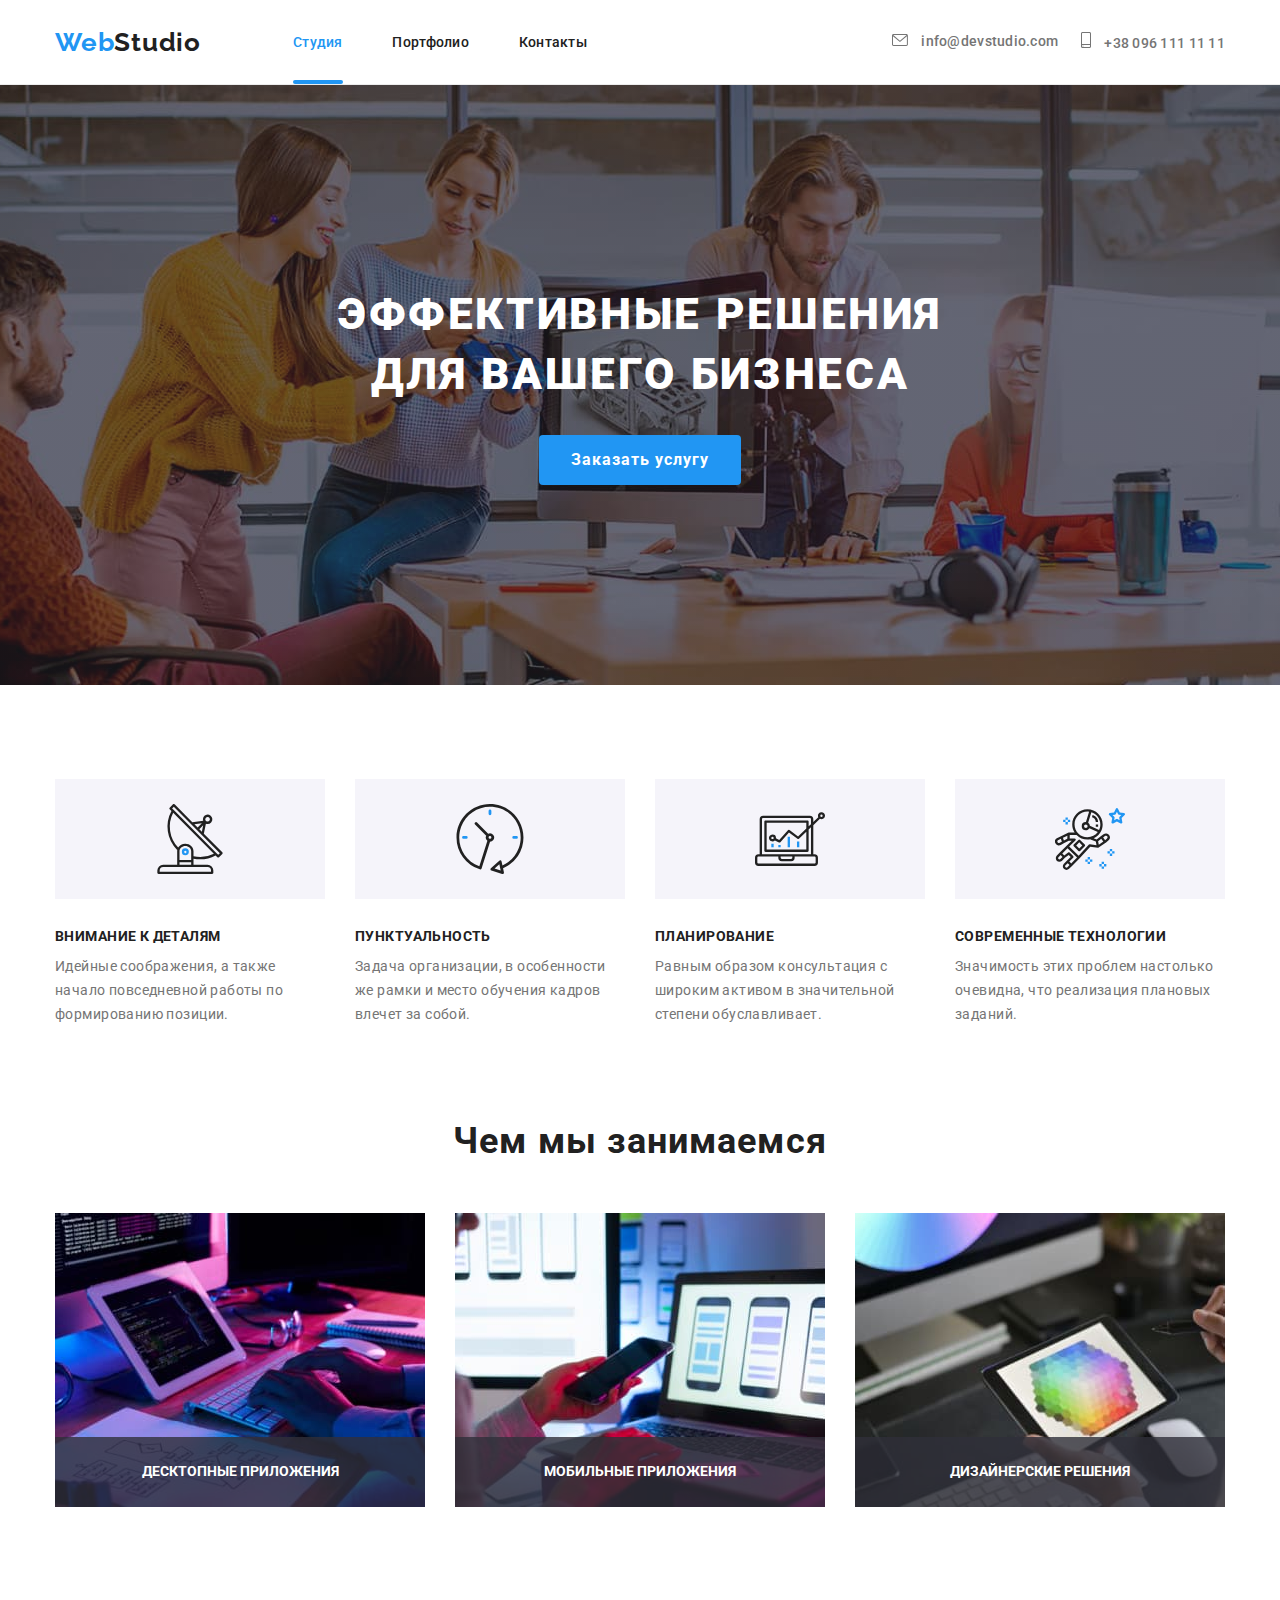
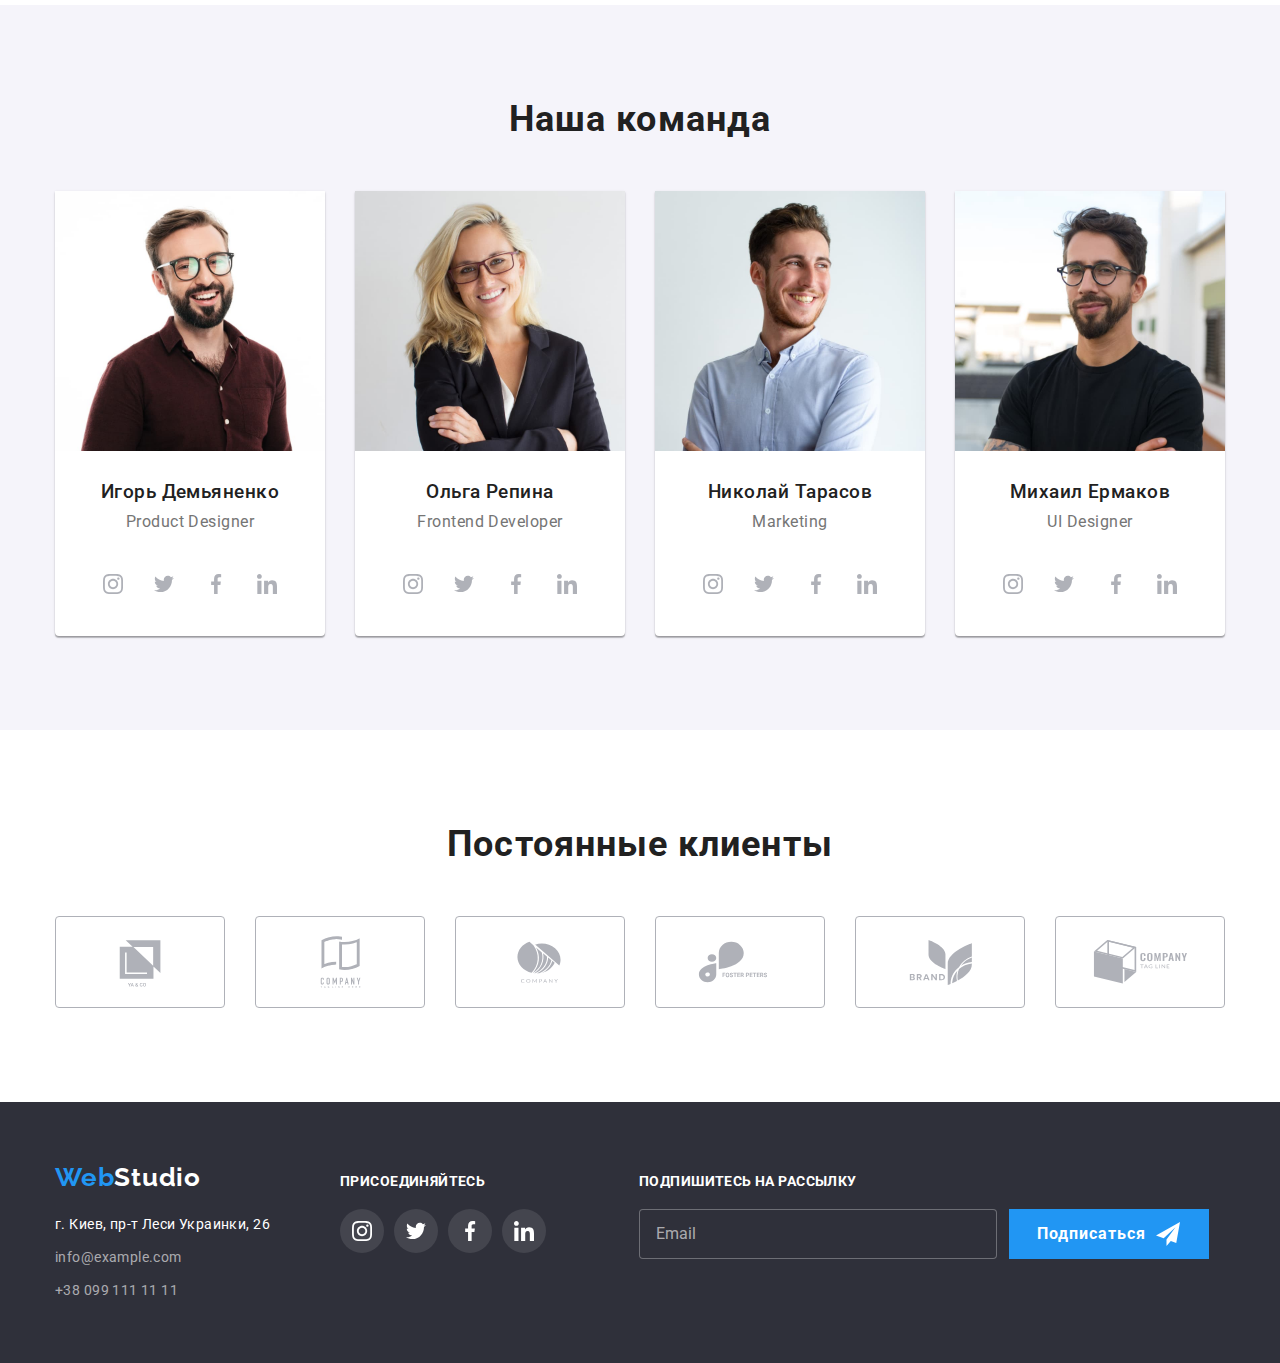
<file: index.html>
<!DOCTYPE html>
<html lang="ru">
<head>
    <meta charset="UTF-8">
    <meta http-equiv="X-UA-Compatible" content="IE=edge">
    <meta name="viewport" content="width=device-width, initial-scale=1.0">
    <title>GitHub/goit-markup-hw-05</title>   
    <link rel="stylesheet" href="https://cdnjs.cloudflare.com/ajax/libs/modern-normalize/1.0.0/modern-normalize.min.css"> 
    <link rel="stylesheet" href="https://fonts.googleapis.com/css2?family=Raleway:wght@700&family=Roboto:wght@400;500;700;900&display=swap">
    <link rel="stylesheet" href="./css/styles.css">

</head>
<body>
    <header class="header">
        <div class="conteiner nav">
            <a class="logo" href="#"><span class="accent-logo">Web</span>Studio</a>
            <nav>
                <ul class="site-nav list">
                    <li>
                        <a class="active" href="#">Студия</a>
                    </li>
                    <li>
                        <a href="./portfolio.html">Портфолио</a>
                    </li>
                    <li>
                        <a href="#">Контакты</a>
                    </li>
                </ul>
            </nav>
        
            <ul class="contacts list">
                <li>
                    <a class="mail" href="mailto:info@devstudio.com">
                        <svg class="icon-envelope" width="16px" height="12px">
                            <use href="./images/icons.svg#envelope"></use>
                        </svg> info@devstudio.com</a>
                </li>
                <li>
                    <a class="phone" href="tel:+380961111111">
                        <svg class="ivon-tel" width="10px" height="16px">
                            <use href="./images/icons.svg#smartphone"></use>
                        </svg> +38 096 111 11 11</a>
                </li>
            </ul>
        </div>
    </header>

    <main>
            <section class="hero overlay">
                <div class="conteiner">
                    <h1>Эффективные решения<br> для вашего бизнеса</h1>
                    <button class="open-modal" type="button" data-modal-open>Заказать услугу</button>
                    <div class="backdrop is-hidden" data-modal>
                        <div class="modal">
                        <button type="button" class="modal-button" data-modal-close>
                            <svg class="modal-close">
                                <use href="./images/icons.svg#close-modal"></use>
                            </svg>
                        </button>
                        <div class="form-section">
                        <p class="form-title">Оставьте свои данные, мы вам перезвоним</p>
                        <form class="form-list">
                        <div class="form-field">
                            <label for="name" class="form-label">Имя</label>
                            <div class="input-block">
                                <input type="text" class="form-input" name="name" id="name">
                                <svg class="form-svg">
                                    <use href="./images/icons.svg#person-black-form"></use>
                                </svg>
                            </div>
                        </div>
                        <div class="form-field" >
                            <label for="tel" class="form-label">Телефон</label>
                            <div class="input-block">
                                <input type="tel" class="form-input" name="tel" id="tel">
                                <svg class="form-svg">
                                    <use href="./images/icons.svg#phone-black-form"></use>
                                </svg>
                            </div>
                        </div>
                        <div class="form-field">
                            <label for="mail-form" class="form-label">Почта</label>
                            <div class="input-block">
                                <input type="email" class="form-input" name="mail" id="mail-form">
                                <svg class="form-svg">
                                    <use href="./images/icons.svg#email-black-form"></use>
                                </svg>
                            </div>
                        </div>
                        <div class="form-field">
                            <label for="comment" class="form-label">Комментарий</label>
                            <textarea id="comment" class="textarea" placeholder="Введите текст"></textarea>
                        </div>
                        <div class="form-policy">
                            <label>
                                <input type="checkbox" class="checkbox" name="policy">
                                <span class="checkbox-icon"></span>
                                <span class="icon-checkbox">Соглашаюсь с рассылкой и принимаю <a href="#" class="policy-link"> Условия договора</a></span>
                            </label>
                        </div>
                            <button type="submit" class="form-button">Отправить</button>
                        </form>
                        </div>
                    </div>
                    </div>
                </div>
            </section>

            <section class="features-section">
                <!--<h2>Особенности</h2>-->
                <ul class="features-list list conteiner">
                    <li class="features-item icon-antenna">
                        <h3 class="featured-subtitle">Внимание к деталям</h3>
                        <p>Идейные соображения, а также начало повседневной работы по формированию позиции.</p>
                    </li>
                    <li class="features-item icon-clock">
                        <h3 class="featured-subtitle">Пунктуальность</h3>
                        <p>Задача организации, в особенности же рамки и место обучения кадров влечет за собой.</p>
                    </li>
                    <li class="features-item icon-diagram">
                        <h3 class="featured-subtitle">Планирование</h3>
                        <p>Равным образом консультация с широким активом в значительной степени обуславливает.</p>
                    </li>
                    <li class="features-item icon-astronaut">
                        <h3 class="featured-subtitle">Современные технологии</h3>
                        <p>Значимость этих проблем настолько очевидна, что реализация плановых заданий.</p>
                    </li>
                </ul>
            </section>

            <section class="works-conteiner">
                    <h2 class="section-header">Чем мы занимаемся</h2>
                    <ul class="list images-list">
                        <li>
                            <div class="description-block">
                                <img src="./images/work.jpg" alt="наша-работа-1" width="370">
                                <p class="work-description">Десктопные приложения</p>
                            </div>
                        </li>
                        <li>
                            <div class="description-block">
                                <img src="./images/work2.jpg" alt="наша-работа-2" width="370">
                                <p class="work-description" >Мобильные приложения</p>
                            </div>
                        </li>
                        <li>                            
                            <div class="description-block"> 
                                <img src="./images/work3.jpg" alt="наша-работа-3" width="370">
                                <p class="work-description">Дизайнерские решения</p>
                            </div>
                        </li>
                    </ul>
            </section>

            <section class="our-team">
                <div class="conteiner">
                <h2 class="section-header">Наша команда</h2>
                <ul class="team list" >
                    <li class="team-list">
                        <img class="team-cards" src="./images/igor.jpg" alt="фото дизайнера" width="270">
                        <h3>Игорь Демьяненко</h3>
                        <p>Product Designer</p>
                        <ul class="list team-icons-list">
                            <li>
                                <a href="#" class="team-icons-link"> 
                                    <svg class="team-svg">
                                        <use href="./images/icons.svg#instagram"></use>
                                    </svg>
                                </a>
                            </li>
                            <li>
                                <a href="#" class="team-icons-link">
                                    <svg class="team-svg">
                                        <use href="./images/icons.svg#twitter"></use>
                                    </svg>
                                </a>
                            </li>
                            <li>
                                <a href="#" class="team-icons-link">
                                    <svg class="team-svg">
                                        <use href="./images/icons.svg#facebook"></use>
                                    </svg>
                                </a>
                            </li>
                            <li>
                                <a href="#" class="team-icons-link">
                                    <svg class="team-svg">
                                        <use href="./images/icons.svg#linkedin"></use>
                                    </svg>
                                </a>
                            </li>
                        </ul>
                    </li>
                    <li class="team-list">
                        <img class="team-cards" src="./images/olga.jpg" alt="форо разработчика" width="270">
                        <h3>Ольга Репина</h3>
                        <p>Frontend Developer</p>
                        <ul class="list team-icons-list">
                            <li>
                                <a href="#" class="team-icons-link">
                                    <svg class="team-svg">
                                        <use href="./images/icons.svg#instagram"></use>
                                    </svg>
                                </a>
                            </li>
                            <li>
                                <a href="#" class="team-icons-link">
                                    <svg class="team-svg">
                                        <use href="./images/icons.svg#twitter"></use>
                                    </svg>
                                </a>
                            </li>
                            <li>
                                <a href="#" class="team-icons-link">
                                    <svg class="team-svg">
                                        <use href="./images/icons.svg#facebook"></use>
                                    </svg>
                                </a>
                            </li>
                            <li>
                                <a href="#" class="team-icons-link">
                                    <svg class="team-svg">
                                        <use href="./images/icons.svg#linkedin"></use>
                                    </svg>
                                </a>
                            </li>
                        </ul>
                    </li>
                    <li class="team-list">
                        <img class="team-cards" src="./images/nikolay.jpg" alt="фото маркетинг менеджера" width="270">
                        <h3>Николай Тарасов</h3>
                        <p>Marketing</p>
                        <ul class="list team-icons-list">
                            <li>
                                <a href="#" class="team-icons-link">
                                    <svg class="team-svg">
                                        <use href="./images/icons.svg#instagram"></use>
                                    </svg>
                                </a>
                            </li>
                            <li>
                                <a href="#" class="team-icons-link">
                                    <svg class="team-svg">
                                        <use href="./images/icons.svg#twitter"></use>
                                    </svg>
                                </a>
                            </li>
                            <li>
                                <a href="#" class="team-icons-link">
                                    <svg class="team-svg">
                                        <use href="./images/icons.svg#facebook"></use>
                                    </svg>
                                </a>
                            </li>
                            <li>
                                <a href="#" class="team-icons-link">
                                    <svg class="team-svg">
                                        <use href="./images/icons.svg#linkedin"></use>
                                    </svg>
                                </a>
                            </li>
                        </ul>
                    </li>
                    <li class="team-list">
                        <img class="team-cards" src="./images/mikhail.jpg" alt="фото UI дизайнера" width="270">
                        <h3>Михаил Ермаков</h3>
                        <p>UI Designer</p>
                        <ul class="list team-icons-list">
                            <li>
                                <a href="#" class="team-icons-link">
                                    <svg class="team-svg">
                                        <use href="./images/icons.svg#instagram"></use>
                                    </svg>
                                </a>
                            </li>
                            <li>
                                <a href="#" class="team-icons-link">
                                    <svg class="team-svg">
                                        <use href="./images/icons.svg#twitter"></use>
                                    </svg>
                                </a>
                            </li>
                            <li>
                                <a href="#" class="team-icons-link">
                                    <svg class="team-svg">
                                        <use href="./images/icons.svg#facebook"></use>
                                    </svg>
                                </a>
                            </li>
                            <li>
                                <a href="#" class="team-icons-link">
                                    <svg class="team-svg">
                                        <use href="./images/icons.svg#linkedin"></use>
                                    </svg>
                                </a>
                            </li>
                        </ul>
                    </li>
                </ul>
            </div>
            </section>

            <section>
                <div class="conteiner clients"> 
                <h2 class="section-header">Постоянные клиенты</h2>
                <ul class="list companies">
                    <li><a href="#"  class="company-icons">
                        <svg width="106" height="60">
                            <use href="./images/icons.svg#logo-client1"></use>
                        </svg>
                    </a></li>
                    <li><a href="#"  class="company-icons">
                        <svg width="106" height="60">
                            <use href="./images/icons.svg#logo-client2"></use>
                        </svg>
                    </a></li>
                    <li><a href="#" class="company-icons">
                        <svg width="106" height="60">
                            <use href="./images/icons.svg#logo-client3"></use>
                        </svg>
                    </a></li>
                    <li><a href="#" class="company-icons">
                        <svg width="106" height="60">
                            <use href="./images/icons.svg#logo-client4"></use>
                        </svg>
                    </a></li>
                    <li><a href="#" class="company-icons">
                        <svg width="106" height="60">
                            <use href="./images/icons.svg#logo-client5"></use>
                        </svg>
                    </a></li>
                    <li><a href="#" class="company-icons">
                        <svg width="106" height="60">
                            <use href="./images/icons.svg#logo-client6"></use>
                        </svg>
                    </a></li>
                </ul>
                </div>
            </section>

     </main>

    <footer class="footer">
    <div class="conteiner footer-section">
        <div class="first-column"><a class="footer-logo" href="#"><span class="accent-logo">Web</span>Studio</a>
            <address>
                <ul class="footer-contacts list">
                    <li>
                        <p class="local-ad">г. Киев, пр-т Леси Украинки, 26</p>
                    </li>
                    <li>
                        <a class="address-link" href="mailto:info@example.com">info@example.com</a>
                    </li>
                    <li>
                        <a class="address-link" href="tel:+380991111111">+38 099 111 11 11</a>
                    </li>
                </ul>
            </address>
        </div>
            <section class="welcome">
                <h3 class="welcome-title">присоединяйтесь</h3>
                <ul class="list footer-icons">
                    <li>
                        <a href="#" class="footer-icon-link">
                        <svg class="icon-footer">
                            <use href="./images/icons.svg#footer-instagramm"></use>
                        </svg>
                        </a>
                    </li>
                    <li>
                        <a href="#" class="footer-icon-link">
                            <svg class="icon-footer">
                                <use href="./images/icons.svg#footer-twitter"></use>
                            </svg>
                        </a>
                    </li>
                    <li>
                        <a href="#" class="footer-icon-link">
                            <svg class="icon-footer">
                                <use href="./images/icons.svg#footer-facebook"></use>
                            </svg>
                        </a>
                    </li>
                    <li>
                        <a href="#" class="footer-icon-link">
                            <svg class="icon-footer">
                                <use href="./images/icons.svg#footer-linkedin"></use>
                            </svg>
                        </a>
                    </li>
                </ul>
            </section>
        <div class="subscribe">
            <h3 class="welcome-title">Подпишитесь на рассылку</h3>
            <form class="footer-form">
                <input type="email" class="footer-input" name="mail" id="mail" placeholder="Email">
                <label class="footer-label" for="mail"></label>
                    <button class="subscribe-button" type="submit">Подписаться
                        <svg>
                            <use href="./images/icons.svg#icon-send"></use>
                        </svg>
                    </button>
            </form>
        </div>
    </div>
    </footer>
    <script src="./js/modal.js"></script>
</body>
</html>
</file>
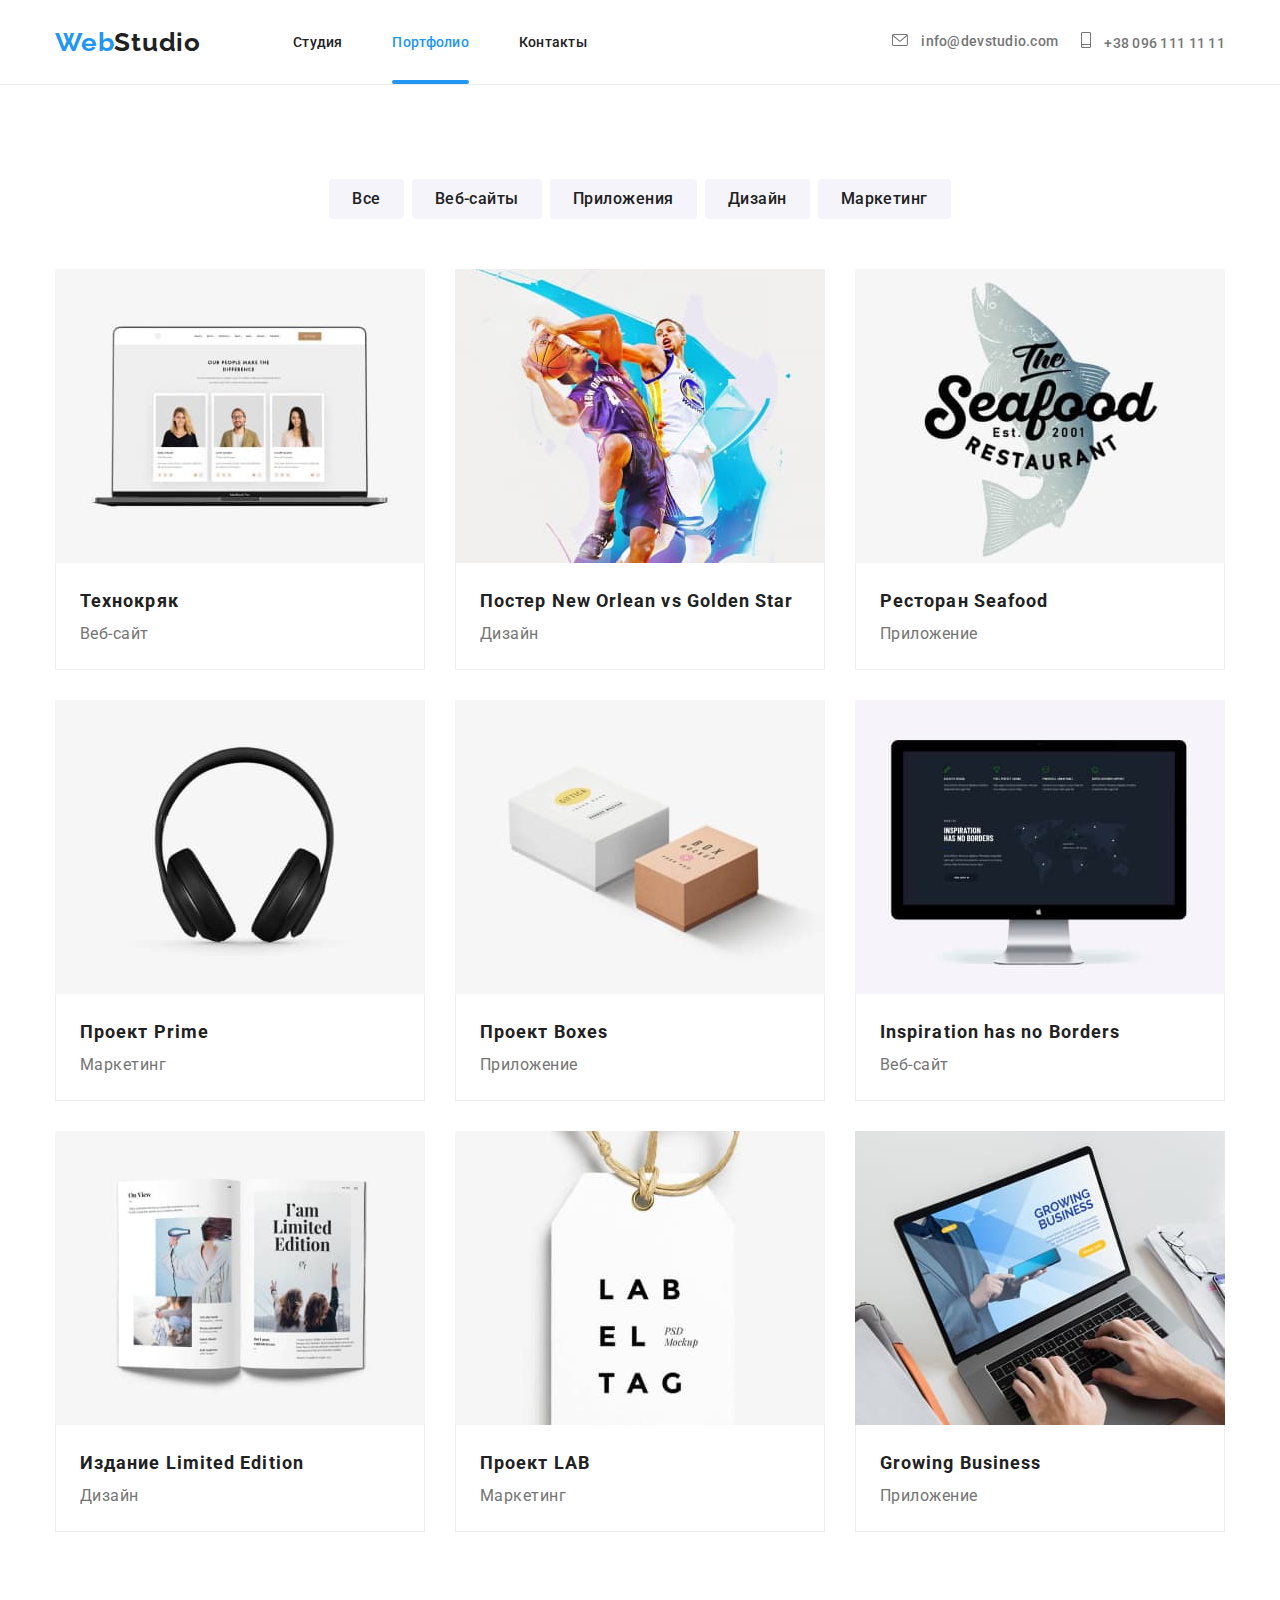
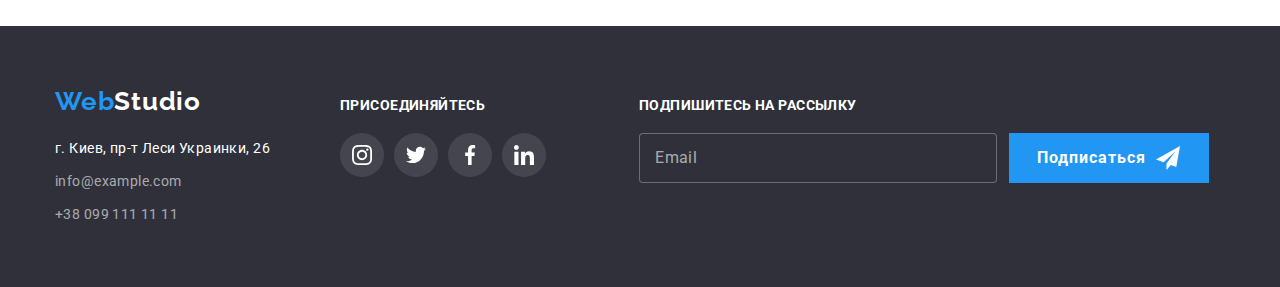
<file: portfolio.html>
<!DOCTYPE html>
<html lang="ru">

<head>
    <meta charset="UTF-8">
    <meta http-equiv="X-UA-Compatible" content="IE=edge">
    <meta name="viewport" content="width=device-width, initial-scale=1.0">
    <title>goit-markup-hw-02</title>
    <link rel="stylesheet" href="https://cdnjs.cloudflare.com/ajax/libs/modern-normalize/1.0.0/modern-normalize.min.css">
    <link rel="stylesheet" href="https://fonts.googleapis.com/css2?family=Raleway:wght@700&family=Roboto:wght@400;500;700;900&display=swap">
    <link rel="stylesheet" href="./css/styles.css">
</head>

<body>
    <header class="header">
        <div class="conteiner nav">
            <a class="logo" href="#"><span class="accent-logo">Web</span>Studio</a>
            <nav>
                <ul class="site-nav list">
                    <li>
                        <a href="./index.html">Студия</a>
                    </li>
                    <li>
                        <a class="active" href="#">Портфолио</a>
                    </li>
                    <li>
                        <a href="#">Контакты</a>
                    </li>
                </ul>
            </nav>
            
        <ul class="contacts list">
            <li>
                <a class="mail" href="mailto:info@devstudio.com">
                    <svg class="icon-envelope" width="16px" height="12px">
                        <use href="./images/icons.svg#envelope"></use>
                    </svg> info@devstudio.com</a>
            </li>
            <li>
                <a class="phone" href="tel:+380961111111">
                    <svg class="ivon-tel" width="10px" height="16px">
                        <use href="./images/icons.svg#smartphone"></use>
                    </svg> +38 096 111 11 11</a>
            </li>
        </ul>
        </div>
    </header>

    <main>
<!-- <h1>Portfolio</h1> -->
        <section class="filter-section">
        <div class="conteiner">
            <h2 class="hidden">Список фильтров </h2>
            <ul class="list button-item">
                <li>
                    <button class="button"  type="button">Все</button>
                </li>
                <li>
                    <button class="button" type="button">Веб-сайты</button>
                </li>
                <li>
                    <button class="button" type="button">Приложения</button>
                </li>
                <li>
                    <button class="button" type="button">Дизайн</button>
                </li>
                <li>
                    <button class="button"  type="button">Маркетинг</button>
                </li>
            </ul>
        </div>
        </section>

        <section class="cards-section">
            <div class="conteiner">
            <!--<h2>Список карточек</h2>-->
            <ul class="cards list ">
                <li class="cards-item ">
                <div class="project-content">
                    <img src="./images/tehnokriack.jpg" alt="технокряк" width="370">
                    <div class="project-hover">
                        <p>Технокряк это современная площадка распространения коронавируса. Компании используют эту платформу для цифрового
                    шпионажа и атак на защищённые сервера конкурентов.</p>
                    </div>
                </div>
                    <div class="cards-bottom">
                        <h3 class="title">Технокряк</h3>
                        <p>Веб-сайт</p>
                    </div>
                </li>
                <li class="cards-item">
                    <div class="project-content">
                        <img src="./images/posterneworlean.jpg" alt="постер New Orlean" width="370">
                        <div class="project-hover">
                            <p>Технокряк это современная площадка распространения коронавируса. Компании используют эту платформу для
                                цифрового
                                шпионажа и атак на защищённые сервера конкурентов.</p>
                        </div>
                    </div>
                    <div class="cards-bottom">
                        <h3 class="title">Постер New Orlean vs Golden Star</h3>
                        <p>Дизайн</p>
                    </div>
                </li>
                <li class="cards-item">
                    <div class="project-content">
                        <img src="./images/seafood.jpg" alt="ресторан Seafood" width="370">
                        <div class="project-hover">
                            <p>Технокряк это современная площадка распространения коронавируса. Компании используют эту платформу для
                                цифрового
                                шпионажа и атак на защищённые сервера конкурентов.</p>
                        </div>
                    </div>
                    <div class="cards-bottom">
                        <h3 class="title">Ресторан Seafood</h3>
                        <p>Приложение</p>
                    </div>
                </li>
                <li class="cards-item">
                    <div class="project-content">
                        <img src="./images/projectprime.jpg" alt="проект Prime" width="370">
                        <div class="project-hover">
                            <p>Технокряк это современная площадка распространения коронавируса. Компании используют эту платформу для
                                цифрового
                                шпионажа и атак на защищённые сервера конкурентов.</p>
                        </div>
                    </div>
                    <div class="cards-bottom">
                        <h3 class="title">Проект Prime</h3>
                        <p>Маркетинг</p>
                    </div>
                </li>
                <li class="cards-item">
                    <div class="project-content">
                        <img src="./images/boxes.jpg" alt="Проект Boxes" width="370">
                        <div class="project-hover">
                            <p>Технокряк это современная площадка распространения коронавируса. Компании используют эту платформу для
                                цифрового
                                шпионажа и атак на защищённые сервера конкурентов.</p>
                        </div>
                    </div>
                    <div class="cards-bottom">
                        <h3 class="title">Проект Boxes</h3>
                        <p>Приложение</p>
                    </div>
                </li>
                <li class="cards-item">
                    <div class="project-content">
                        <img src="./images/inspiration.jpg" alt="Inspiration" width="370">
                        <div class="project-hover">
                            <p>Технокряк это современная площадка распространения коронавируса. Компании используют эту платформу для
                                цифрового
                                шпионажа и атак на защищённые сервера конкурентов.</p>
                        </div>
                    </div>
                    <div class="cards-bottom">
                        <h3 class="title">Inspiration has no Borders</h3>
                        <p>Веб-сайт</p>
                    </div>
                </li>
                <li class="cards-item">
                    <div class="project-content">
                        <img src="./images/limited.jpg" alt="Издание Limited Edition" width="370">
                        <div class="project-hover">
                            <p>Технокряк это современная площадка распространения коронавируса. Компании используют эту платформу для
                                цифрового
                                шпионажа и атак на защищённые сервера конкурентов.</p>
                        </div>
                    </div>
                    <div class="cards-bottom">
                        <h3 class="title">Издание Limited Edition</h3>
                        <p>Дизайн</p>
                    </div>
                </li>
                <li class="cards-item">
                    <div class="project-content">
                        <img src="./images/projectlab.jpg" alt="Проект LAB" width="370">
                        <div class="project-hover">
                            <p>Технокряк это современная площадка распространения коронавируса. Компании используют эту платформу для
                                цифрового
                                шпионажа и атак на защищённые сервера конкурентов.</p>
                        </div>
                    </div>
                    <div class="cards-bottom">
                        <h3 class="title">Проект LAB</h3>
                        <p>Маркетинг</p>
                    </div>
                </li>
                <li class="cards-item">
                    <div class="project-content">
                        <img src="./images/growing.jpg" alt="Growing Business" width="370">
                        <div class="project-hover">
                            <p>Технокряк это современная площадка распространения коронавируса. Компании используют эту платформу для
                                цифрового
                                шпионажа и атак на защищённые сервера конкурентов.</p>
                        </div>
                    </div>
                    <div class="cards-bottom">
                        <h3 class="title">Growing Business</h3>
                        <p>Приложение</p>
                    </div>
                </li>
            </ul>
            </div>
        </section>
    </main>

<footer class="footer">
    <div class="conteiner footer-section">
        <div class="first-column"><a class="footer-logo" href="#"><span class="accent-logo">Web</span>Studio</a>
            <address>
                <ul class="footer-contacts list">
                    <li>
                        <p class="local-ad">г. Киев, пр-т Леси Украинки, 26</p>
                    </li>
                    <li>
                        <a class="address-link" href="mailto:info@example.com">info@example.com</a>
                    </li>
                    <li>
                        <a class="address-link" href="tel:+380991111111">+38 099 111 11 11</a>
                    </li>
                </ul>
            </address>
        </div>
        <section class="welcome">
            <h3 class="welcome-title">присоединяйтесь</h3>
            <ul class="list footer-icons">
                <li>
                    <a href="#" class="footer-icon-link">
                        <svg class="icon-footer">
                            <use href="./images/icons.svg#footer-instagramm"></use>
                        </svg>
                    </a>
                </li>
                <li>
                    <a href="#" class="footer-icon-link">
                        <svg class="icon-footer">
                            <use href="./images/icons.svg#footer-twitter"></use>
                        </svg>
                    </a>
                </li>
                <li>
                    <a href="#" class="footer-icon-link">
                        <svg class="icon-footer">
                            <use href="./images/icons.svg#footer-facebook"></use>
                        </svg>
                    </a>
                </li>
                <li>
                    <a href="#" class="footer-icon-link">
                        <svg class="icon-footer">
                            <use href="./images/icons.svg#footer-linkedin"></use>
                        </svg>
                    </a>
                </li>
            </ul>
        </section>
        <div class="subscribe">
            <h3 class="welcome-title">Подпишитесь на рассылку</h3>
            <form class="footer-form">
                <input type="email" class="footer-input" name="mail" id="mail">
                <label class="footer-label" for="mail">Email</label>
                <button class="subscribe-button" type="submit">Подписаться
                    <svg>
                        <use href="./images/icons.svg#icon-send"></use>
                    </svg>
                </button>
            </form>
        </div>
    </div>
</footer>
</body>

</html>
</file>
<file: css/styles.css>
:root {
  --primary-text-color: #212121;
  --accent-color: #2196f3;
  --grey-color: #757575;
  --white-color: #ffffff;
  --background-color: #2f303a;
  --second-background: #f5f4fa;
  --footer-contacts-color: rgba(255, 255, 255, 0.6);
  --items-color: #afb1b8;
}

body {
  color: var(--primary-text-color);

  font-family: Roboto, sans-serif;
}
h1,
h2,
h3,
h4 {
  margin: 0;
}
p {
  margin: 0;
}
ul {
  margin: 0;
  padding-left: 0px;
}

.section-header {
  font-style: normal;
  font-size: 36px;
  line-height: 1.16;
  text-align: center;
  letter-spacing: 0.03em;
}

.list {
  list-style: none;
}

/* Шапка профиля */

.header {
  border-bottom: 1px solid #ececec;
}
.conteiner {
  padding: 0 15px;
  width: 1200px;
  margin: 0 auto;
}

.nav {
  display: flex;
  align-items: center;
}

.site-nav {
  padding-top: 32px;
  padding-bottom: 32px;

  display: flex;
  width: 294px;
  justify-content: space-between;
  margin-right: 305px;
  padding-left: 0px;
}

.contacts {
  padding-top: 32px;
  padding-bottom: 32px;
  display: flex;
  justify-content: space-between;
  width: 370px;
}
.logo {
  width: 145px;
  margin-right: 93px;

  color: var(--primary-text-color);
  font-family: Raleway, sans-serif;

  font-weight: 700;
  font-size: 26px;
  line-height: 1.19;
  letter-spacing: 0.03em;
  text-decoration: none;
}
.accent-logo {
  color: var(--accent-color);
}

.site-nav a {
  color: var(--primary-text-color);
  font-weight: 500;
  font-size: 14px;
  line-height: 1.14;
  letter-spacing: 0.02em;
  text-decoration: none;

  transition-property: color;
  transition-duration: 250ms;
  transition-timing-function: cubic-bezier(0.4, 0, 0.2, 1);
}
.active {
  position: relative;
}

.active::after {
  content: "";
  position: absolute;
  left: 0;
  bottom: -34px;

  display: block;
  width: 100%;
  height: 4px;
  border-radius: 2px;
  background-color: var(--accent-color);
}

.site-nav a:hover,
.site-nav a:focus,
.site-nav .active {
  color: var(--accent-color);
}

.contacts a {
  color: var(--grey-color);
  font-weight: 500;
  font-size: 14px;
  line-height: 1.14;
  letter-spacing: 0.02em;
  text-decoration: none;

  transition-property: color;
  transition-duration: 250ms;
  transition-timing-function: cubic-bezier(0.4, 0, 0.2, 1);
}

.contacts a:hover,
.contacts a:focus {
  color: var(--accent-color);
}

.mail {
  width: 161px;
}
.icon-envelope {
  margin-right: 10px;
  fill: currentColor;
}
.phone {
  width: 142px;
}
.ivon-tel {
  fill: currentColor;
  margin-right: 10px;
}

/* Секция фильтров */
.filter-section {
  padding-top: 94px;
  padding-bottom: 50px;
}

.hidden {
  display: none;
}
.button {
  border-radius: 4px;
  border: 1px solid transparent;
  padding: 6px 22px;
  min-width: 73px;

  color: var(--primary-text-color);
  background-color: var(--second-background);
  cursor: pointer;
  font-weight: 500;
  font-size: 16px;
  line-height: 1.62;
  letter-spacing: 0.03em;

  transition-property: color, background-color;
  transition-duration: 250ms;
  transition-timing-function: cubic-bezier(0.4, 0, 0.2, 1);
}
.button:hover,
.button:focus {
  color: var(--white-color);
  background-color: var(--accent-color);
}
.button-item {
  display: flex;
  justify-content: center;
}
.button-item li:not(:last-child) {
  margin-right: 8px;
}
.button-item li:hover,
.button-item li:focus {
  box-shadow: 0px 2px rgba(0, 0, 0, 0.12), 0px 1px rgba(0, 0, 0, 0.08),
    0px 3px rgba(0, 0, 0, 0.1);
}

.button-item li {
  transition-property: box-shadow;
  transition-duration: 250ms;
  transition-timing-function: cubic-bezier(0.4, 0, 0.2, 1);
}
/* Секция карточек */

.cards-section {
  padding-bottom: 94px;
}
.cards p {
  color: var(--grey-color);
  font-size: 16px;
  line-height: 1.87;
  letter-spacing: 0.03em;
}
.title {
  font-size: 18px;
  line-height: 2;
  letter-spacing: 0.06em;
}
.cards {
  display: flex;
  flex-wrap: wrap;
}

.cards-item img {
  width: 100%;
  height: auto;
  display: block;
}

.project-hover p {
  font-size: 18px;
  font-weight: 400;
  line-height: 1.55;
  letter-spacing: 0.03em;

  padding: 63px 24px;
  color: var(--white-color);
}
.project-hover {
  position: absolute;
  top: 0;
  left: 0;
  width: 370px;
  height: 294px;

  background-color: rgba(33, 150, 243, 0.9);
  transform: translateY(100%);
  transition: transform 250ms cubic-bezier(0.4, 0, 0.2, 1);
}
.cards-item:hover .project-hover {
  transform: translateY(0);
}

.project-content {
  position: relative;
  overflow: hidden;
}
.cards-item {
  margin-right: 30px;
  width: 370px;

  transition-property: box-shadow;
  transition-duration: 250ms;
  transition-timing-function: cubic-bezier(0.4, 0, 0.2, 1);
}
.cards-item:hover,
.cards-item:focus {
  box-shadow: 0px 1px 1px rgba(0, 0, 0, 0.12), 0px 4px 4px rgba(0, 0, 0, 0.06),
    1px 4px 6px rgba(0, 0, 0, 0.16);
}

.cards-item:nth-child(3n + 3) {
  margin-right: 0px;
}

.cards-item:not(:nth-last-child(-n + 3)) {
  margin-bottom: 30px;
}
.cards-bottom {
  padding: 20px 24px;
  border-bottom: 1px solid #eeeeee;
  border-right: 1px solid #eeeeee;
  border-left: 1px solid #eeeeee;
}

/*Footer*/
.footer {
  color: var(--white-color);
  background-color: var(--background-color);
}
.footer-logo {
  display: block;
  margin-bottom: 20px;
  width: 145px;

  color: var(--white-color);
  font-family: Raleway, sans-serif;
  font-weight: 700;
  font-size: 26px;
  line-height: 1.19;
  letter-spacing: 0.03em;
  text-decoration: none;
}

.footer-contacts li:not(:last-child) {
  margin-bottom: 9px;
}
.local-ad {
  font-style: normal;
  font-size: 14px;
  line-height: 1.71;
  letter-spacing: 0.03em;
}

.address-link:hover,
.address-link:focus {
  color: var(--accent-color);
}

.footer-section {
  text-align: left;
  padding-top: 60px;
  padding-bottom: 60px;
  display: flex;
  align-items: baseline;
}

.address-link {
  margin-bottom: 0px;
  color: var(--footer-contacts-color);
  font-family: Roboto, sans-serif;
  font-weight: 400;
  font-size: 14px;
  line-height: 1.71;
  letter-spacing: 0.03em;
  text-decoration: none;
  font-style: normal;

  transition-property: color;
  transition-duration: 250ms;
  transition-timing-function: cubic-bezier(0.4, 0, 0.2, 1);
}

.welcome {
  display: inline-flex;
  flex-direction: column;
  padding: 0;
  min-width: 206px;
  margin-left: 70px;
}
.welcome-title {
  font-style: normal;
  font-weight: bold;
  font-size: 14px;
  line-height: 1.143;
  letter-spacing: 0.03em;
  text-transform: uppercase;
  color: var(--white-color);
}
.footer-icons {
  display: flex;
  justify-content: space-between;
  margin: 0;
  padding: 0;
  margin-top: 20px;
}

.icon-footer {
  width: 20px;
  height: 20px;
}
.footer-icon-link {
  width: 44px;
  height: 44px;
  padding: 12px;
  display: inline-block;
  border-radius: 50%;
  fill: var(--white-color);
  background-color: rgba(255, 255, 255, 0.1);

  transition-property: background-color;
  transition-duration: 250ms;
  transition-timing-function: cubic-bezier(0.4, 0, 0.2, 1);
}
.footer-icon-link:hover,
.footer-icon-link:focus {
  background-color: var(--accent-color);
}

.subscribe {
  margin-left: 93px;
  width: 570px;
}

.footer-form {
  position: relative;
  margin-top: 20px;
  display: flex;
}

.footer-input {
  width: 358px;
  height: 50px;
  margin-right: 12px;
  padding-left: 16px;

  border-radius: 4px;
  border: 1px solid rgba(255, 255, 255, 0.3);
  color: rgba(255, 255, 255, 0.6);

  background-color: var(--background-color);
}
.footer-input::placeholder {
  color: rgba(255, 255, 255, 0.6);
}

.footer-label {
  position: absolute;
  margin-left: 16px;

  top: 50%;
  transform: translateY(-50%);

  font-size: 16px;
  line-height: 1.25;
  letter-spacing: 0.03em;

  color: rgba(255, 255, 255, 0.6);
}

.subscribe-button {
  display: flex;
  width: 200px;
  height: 50px;
  padding: 10px 28px;
  border: none;

  align-items: center;
  text-align: center;

  font-style: normal;
  font-weight: bold;
  line-height: 1.875;
  letter-spacing: 0.06em;
  color: var(--white-color);
  background-color: var(--accent-color);
}
.footer-form svg {
  margin-left: 10px;
  width: 24px;
  height: 24px;

  fill: var(--white-color);
}

/* секция HERO */
.hero {
  background-color: var(--background-color);
}
.overlay {
  max-width: 1600px;
  height: 600px;
  margin-left: auto;
  margin-right: auto;
  background-image: linear-gradient(
      to right,
      rgba(47, 48, 58, 0.4),
      rgba(47, 48, 58, 0.4)
    ),
    url(../images/herobg.jpg);
  background-size: cover;
  background-position: center;
}

.hero .conteiner {
  padding-top: 200px;
  padding-bottom: 200px;
  text-align: center;
}

.hero h1 {
  margin-bottom: 30px;

  color: var(--white-color);
  font-style: normal;
  font-weight: 900;
  font-size: 44px;
  line-height: 1.36;
  text-align: center;
  letter-spacing: 0.06em;
  text-transform: uppercase;
}
.open-modal {
  padding: 10px 32px;
  border: 0px;
  border-radius: 4px;

  color: var(--white-color);
  background-color: var(--accent-color);
  font-family: inherit;
  font-style: normal;
  font-weight: 700;
  font-size: 16px;
  line-height: 1.87;
  letter-spacing: 0.06em;

  transition: background-color 250ms cubic-bezier(0.4, 0, 0.2, 1);
}
.open-modal:hover,
.open-modal:focus {
  background-color: #188ce8;
}
.backdrop {
  position: fixed;
  top: 0;
  right: 0;
  width: 100%;
  height: 100%;
  opacity: 1;
  transition: opacity 250ms cubic-bezier(0.4, 0, 0.2, 1);

  background-color: rgba(0, 0, 0, 0.2);
}

.backdrop.is-hidden {
  visibility: hidden;
  pointer-events: none;
  opacity: 0;
}
.modal {
  position: absolute;
  z-index: 3;
  top: 50%;
  left: 50%;

  background-color: var(--white-color);
  min-width: 528px;
  min-height: 581px;

  transform: translate(-50%, -50%) scale(1);
  transition: transform 250ms cubic-bezier(0.4, 0, 0.2, 1);

  box-shadow: 0px 1px 3px rgba(0, 0, 0, 0.12), 0px 1px 1px rgba(0, 0, 0, 0.14),
    0px 2px 1px rgba(0, 0, 0, 0.2);
  border-radius: 4px;
}
.backdrop.is-hidden .modal {
  transform: translate(-50%, -50%) scale(0.9);
}
.modal-button {
  position: absolute;
  top: 8px;
  right: 8px;

  width: 30px;
  height: 30px;

  display: flex;
  justify-content: center;
  align-items: center;
  border: 1px solid rgba(0, 0, 0, 0.1);
  border-radius: 50%;
  cursor: pointer;

  background-color: var(--white-color);
  fill: var(--primary-text-color);

  cursor: pointer;
}
.modal-button:focus .modal-close,
.modal-button:hover .modal-close {
  fill: var(--accent-color);
}
.modal-close {
  position: absolute;
  top: 50%;
  left: 50%;

  width: 11px;
  height: 11px;
  transform: translate(-50%, -50%);
  fill: currentColor;

  transition: fill 250ms cubic-bezier(0.4, 0, 0.2, 1);
}
.form-section {
  padding: 40px;
}
.form-list {
  display: block;
}
.form-field {
  display: flex;
  flex-direction: column;
}
.form-policy {
  display: flex;
  justify-content: space-evenly;
  align-items: center;
  margin-bottom: 30px;
}
.form-title {
  text-align: center;

  margin-bottom: 12px;
  width: 448px;

  font-size: 20px;
  font-style: bold;
  font-weight: 700;
  letter-spacing: 0.03em;
  line-height: 1.15;
}

.form-input {
  padding-left: 42px;

  width: 100%;
  height: 40px;
  border: 1px solid rgba(33, 33, 33, 0.2);
  border-radius: 4px;
  cursor: pointer;
  color: var(--primary-text-color);

  transition: all 250ms cubic-bezier(0.4, 0, 0.2, 1);
}

.textarea {
  margin-bottom: 25px;
  padding: 12px 16px;
  width: 448px;
  height: 120px;

  border: 1px solid rgba(33, 33, 33, 0.2);
  border-radius: 4px;
  resize: none;
  cursor: pointer;

  transition: all 250ms cubic-bezier(0.4, 0, 0.2, 1);
}

.textarea::placeholder {
  font-size: 12px;
  line-height: 1.17;
  letter-spacing: 0.01em;
  color: rgba(117, 117, 117, 0.5);
}
.form-label {
  margin-bottom: 4px;
  text-align: left;

  color: var(--grey-color);
  font-size: 12px;
  line-height: 1.16;
}
.form-policy label {
  font-size: 14px;
  line-height: 1.71;
  letter-spacing: 0.03em;
  cursor: pointer;
}
.policy-link {
  margin-left: 4px;
  text-decoration: underline;
  color: var(--accent-color);

  transition: all 250ms cubic-bezier(0.4, 0, 0.2, 1);
}
.checkbox {
  position: absolute;
  width: 1px;
  height: 1px;
  margin: -1px;
  border: 0;
  padding: 0;
  clip: rect(0 0 0 0);
  overflow: hidden;

  transition: all 250ms cubic-bezier(0.4, 0, 0.2, 1);
}
.checkbox-icon {
  display: inline-block;
  width: 16px;
  height: 15px;
  margin-right: 7px;

  border: 2px solid var(--primary-text-color);
  border-radius: 2px;

  transition: all 250ms cubic-bezier(0.4, 0, 0.2, 1);
}
.checkbox:checked + .checkbox-icon {
  background-color: var(--accent-color);
  border-color: var(--accent-color);
  background-image: url(../images/icons/icon-check.svg);
  background-size: contain;
  background-origin: border-box;
}

.form-button {
  width: 200px;
  height: 50px;

  align-self: center;
  font-style: bold;
  font-size: 16px;
  line-height: 1.87;
  letter-spacing: 0.06em;

  border-radius: 4px;
  color: var(--white-color);
  border: 0;
  background-color: var(--accent-color);
  box-shadow: 0px 4px 4px rgba(0, 0, 0, 0.15);

  cursor: pointer;
  transition: background-color 250ms cubic-bezier(0.4, 0, 0.2, 1);
}

.form-button:focus {
  background-color: #188ce8;
}
.input-block {
  position: relative;
  margin-bottom: 10px;
}
.form-svg {
  position: absolute;
  display: block;
  top: 50%;
  left: 12px;
  transform: translateY(-50%);

  width: 18px;
  height: 18px;

  fill: currentColor;
  transition: fill 250ms cubic-bezier(0.4, 0, 0.2, 1);
}
.form-input:focus ~ .form-svg {
  fill: var(--accent-color);
}

.form-field:focus-within .form-svg {
  fill: var(--accent-color);
}
.form-input:focus,
.textarea:focus {
  border-color: var(--accent-color);
  outline: none;
}
/* Секция особенности */
.features-section {
  padding-bottom: 94px;
  padding-top: 94px;
}
.features-list {
  display: flex;
  align-items: center;
}

.features-list p {
  width: 270px;

  color: var(--grey-color);
  font-size: 14px;
  line-height: 1.71;
  letter-spacing: 0.03em;
}
.featured-subtitle {
  width: 270px;
  margin-bottom: 10px;

  font-size: 14px;
  line-height: 1.14;
  letter-spacing: 0.03em;
  text-transform: uppercase;
}
.features-item:not(:last-child) {
  margin-right: 30px;
}

.features-item::before {
  display: block;
  content: "";
  height: 120px;
  background-color: var(--second-background);
  margin-bottom: 30px;
  background-size: contain;
  background-repeat: no-repeat;
  background-position: center;
}
.icon-antenna::before {
  background-image: url(../images/icons/antenna.svg);
  background-size: 70px 70px;
}
.icon-clock::before {
  background-image: url(../images/icons/clock.svg);
  background-size: 70px 70px;
}
.icon-diagram::before {
  background-image: url(../images/icons/diagram.svg);
  background-size: 70px 70px;
}
.icon-astronaut::before {
  background-image: url(../images/icons/astronaut.svg);
  background-size: 70px 70px;
}

/* Чем мы занимаемся */
.works-conteiner {
  padding-bottom: 94px;
}
.images-list {
  display: flex;
  justify-content: center;

  margin-top: 50px;
  padding-left: 0px;
}

.images-list li:not(:last-child) {
  margin-right: 30px;
}
.images-list > img {
  width: 370px;
  height: auto;
  display: block;
  border: 1px solid transparent;
}

.work-description {
  color: var(--white-color);
  background-color: rgba(47, 48, 58, 0.8);
  font-size: 14px;
  font-weight: 700;
  text-align: center;
  line-height: 1.14;
  text-transform: uppercase;

  padding-top: 27px;
  padding-bottom: 27px;
  width: 100%;
  height: 70px;

  position: absolute;
  left: 0;
  bottom: 4px;
}
.description-block {
  position: relative;
  z-index: -1;
}

/* Наша команда */

.our-team {
  background-color: var(--second-background);
  padding-top: 94px;
  padding-bottom: 94px;
}
.our-team h2 {
  margin-bottom: 50px;
}

.team-list:not(:last-child) {
  margin-right: 30px;
}
.team-list {
  box-shadow: 0px 1px 3px rgba(0, 0, 0, 0.12), 0px 1px 1px rgba(0, 0, 0, 0.14),
    0px 2px 1px rgba(0, 0, 0, 0.2);
  border-radius: 0px 0px 4px 4px;
}
.team {
  display: flex;
  padding-left: 0px;

  font-size: 16px;
  line-height: 1.18;
  text-align: center;
  letter-spacing: 0.03em;
}
.team p {
  color: var(--grey-color);
  margin-bottom: 30px;
}
.team h3 {
  font-weight: 500;
  margin-bottom: 10px;
  margin-top: 0px;
}
.team-cards {
  display: block;
  width: 100%;
  height: auto;
  margin-bottom: 30px;
}
.team li {
  background-color: var(--white-color);
  border-radius: 0px 0px 4px 4px;
}
.team-icons-list {
  display: flex;
  justify-content: space-around;
  padding-left: 32px;
  padding-right: 32px;
  margin-bottom: 30px;
}
.team-icons-link {
  width: 44px;
  height: 44px;
  padding: 12px;
  display: inline-block;
  border-radius: 50%;
  fill: var(--items-color);
  background-color: rgba(255, 255, 255, 0.1);

  transition-property: fill, background-color;
  transition-duration: 250ms;
  transition-timing-function: cubic-bezier(0.4, 0, 0.2, 1);
}
.team-icons-link:hover,
.team-icons-link:focus {
  fill: var(--white-color);
  background-color: var(--accent-color);
}

.team-svg {
  width: 20px;
  height: 20px;
}

/* Секция постоянные клиенты */

.clients {
  padding-top: 94px;
  padding-bottom: 94px;
}
.companies {
  display: flex;
  justify-content: space-between;
  margin-top: 50px;
}
.company-icons {
  display: block;
  width: 170px;
  height: 92px;
  padding: 16px 32px;
  border: 1px solid var(--items-color);
  border-radius: 4px;
  fill: var(--items-color);

  transition-property: fill, border;
  transition-duration: 250ms;
  transition-timing-function: cubic-bezier(0.4, 0, 0.2, 1);
}
.company-icons svg:hover,
.company-icons svg:focus {
  fill: var(--accent-color);
}

.company-icons svg {
  transition-property: fill;
  transition-duration: 250ms;
  transition-timing-function: cubic-bezier(0.4, 0, 0.2, 1);
}
.company-icons:hover,
.company-icons:focus {
  border-color: var(--accent-color);
  fill: var(--accent-color);
}
</file>
